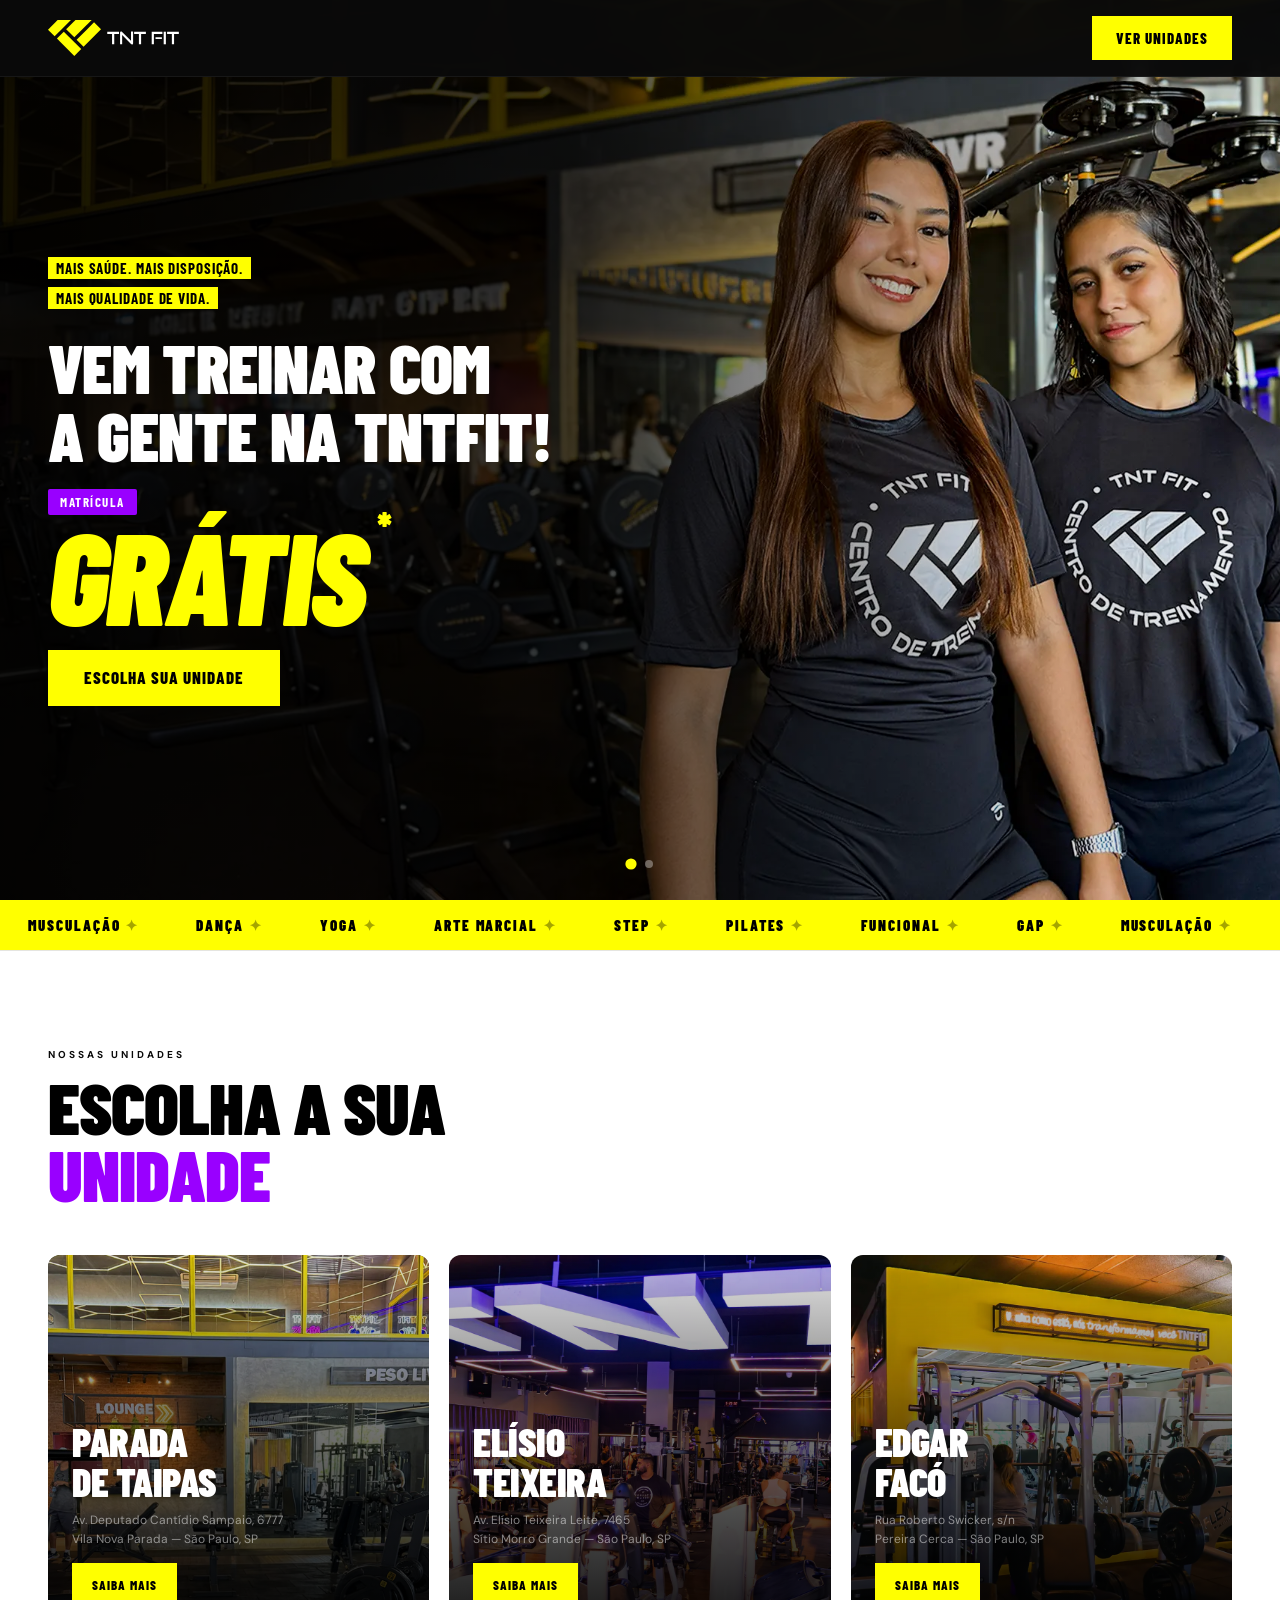
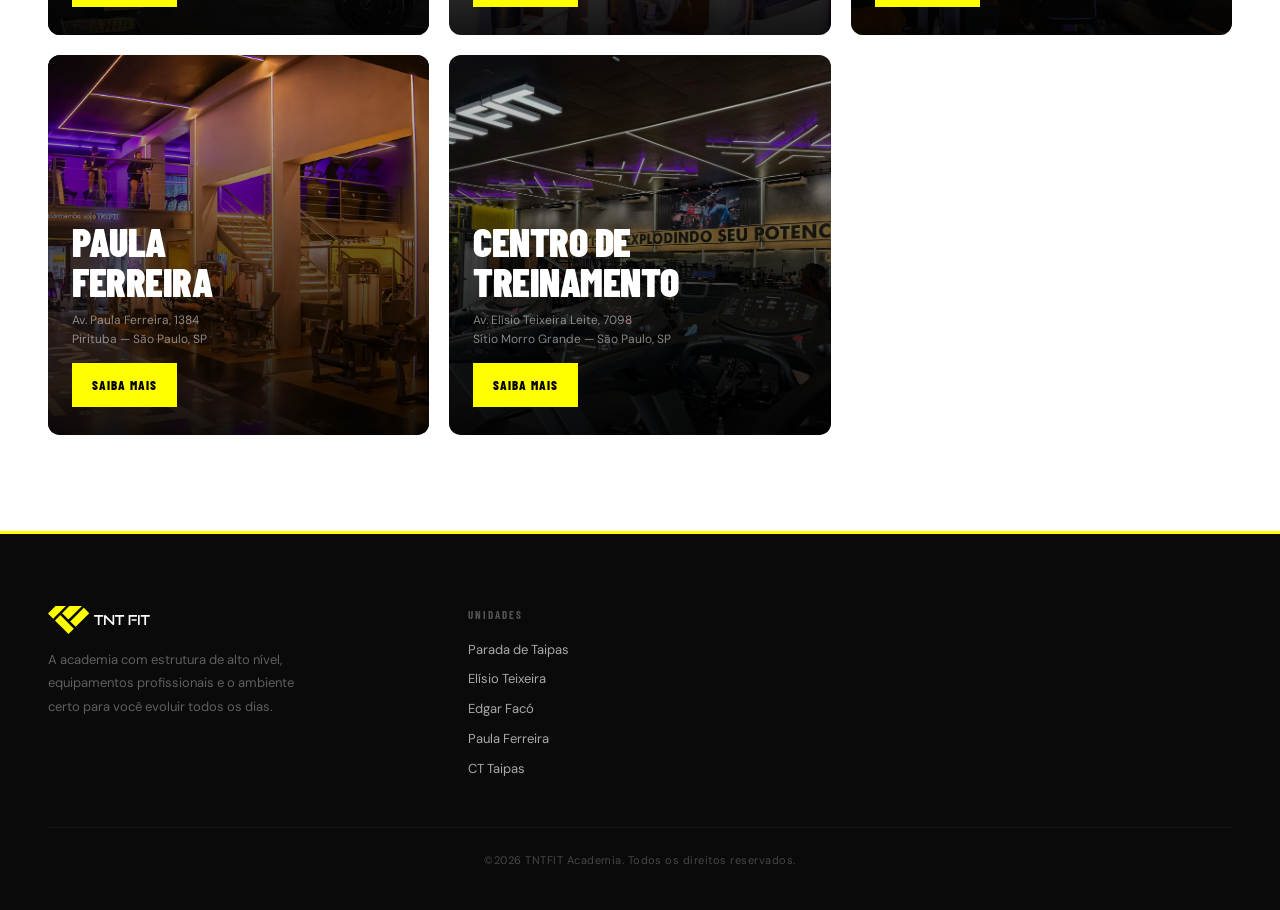
<file: Unidades/index.html>
<!DOCTYPE html>
<html lang="pt-BR">
<head>
  <meta charset="UTF-8">
  <meta name="viewport" content="width=device-width, initial-scale=1.0">
  <title>TNTFIT Academia — Nossas Unidades</title>
  <meta name="description" content="Conheça as unidades da TNTFIT Academia em São Paulo. Estrutura de alto nível, equipamentos profissionais.">

  <link rel="icon" type="image/png" href="assets/img/favicon.png">
  <link rel="preconnect" href="https://fonts.googleapis.com">
  <link href="https://fonts.googleapis.com/css2?family=Barlow+Condensed:wght@700;800;900&family=DM+Sans:wght@400;700&display=swap" rel="stylesheet">
  <link rel="stylesheet" href="assets/css/styles.css?v=1">
</head>
<body>

<!-- ── NAVEGAÇÃO ─────────────────────────────────────────────────────────── -->
<header class="nav">
  <a href="#" class="nav__logo" aria-label="TNTFIT Academia">
    <svg xmlns="http://www.w3.org/2000/svg" viewBox="0 0 667.4 183.62" role="img" aria-label="TNTFIT">
      <g>
        <g>
          <path fill="#fff" d="M326.68,123.88v-52.94h-24.35v-11.21h59.91v11.21h-24.35v52.94h-11.21Z"/>
          <path fill="#fff" d="M378.29,76.94v46.94h-10.68v-58.23c0-4.15,2.21-6.71,5.74-6.71,1.68,0,3.09.62,4.76,2.29l45.26,44.91v-46.94h10.68v58.76c0,4.23-2.29,6.7-5.56,6.7-1.85,0-3.53-.79-5.12-2.38l-45.09-45.35Z"/>
          <path fill="#fff" d="M463.69,123.88v-52.94h-24.35v-11.21h59.91v11.21h-24.35v52.94h-11.21Z"/>
          <path fill="#fff" d="M529.06,123.88V59.74h54.44v11.21h-43.32v52.94h-11.12ZM548.38,97.32v-9.79h32.47v9.79h-32.47Z"/>
          <path fill="#fff" d="M590.11,123.88V59.74h11.21v64.14h-11.21Z"/>
          <path fill="#fff" d="M631.84,123.88v-52.94h-24.35v-11.21h59.91v11.21h-24.35v52.94h-11.21Z"/>
        </g>
        <g>
          <polygon fill="#ff0" points="117.12 0 33.91 83.21 0 49.22 49.21 0 117.12 0"/>
          <polygon fill="#ff0" points="270.43 47.5 181.45 136.51 145.84 100.9 196.26 50.49 197.52 49.23 234.82 11.92 270.43 47.5"/>
          <polygon fill="#ff0" points="169.48 148.47 134.31 183.62 98.73 148.04 45.49 94.79 80.63 59.62 169.48 148.47"/>
          <polygon fill="#ff0" points="222.86 0 134.31 88.55 92.61 47.67 140.23 0 222.86 0"/>
        </g>
      </g>
    </svg>
  </a>
  <a href="#unidades" class="nav__cta">Ver Unidades</a>
</header>

<main>

  <!-- ── HERO ──────────────────────────────────────────────────────────── -->
  <section class="hero" aria-label="Conheça nossas unidades">

    <!-- Slide 1: Promoção Matrícula Grátis -->
    <div class="hero__slide is-active" data-slide="0">
      <div class="hero__bg" style="background-image: url('assets/img/desktop-v3 - 2.webp')"></div>
      <div class="hero__overlay hero__overlay--promo"></div>
      <div class="hero__content">
        <p class="hero__tag">
          <span>Mais Saúde. Mais Disposição.</span><br>
          <span>Mais Qualidade de Vida.</span>
        </p>
        <h1 class="hero__title hero__title--promo">
          Vem Treinar com<br>
          a Gente na TNTFIT!
        </h1>
        <div class="hero__promo">
          <span class="hero__promo-badge">Matrícula</span>
          <div class="hero__promo-price">Grátis<sup>*</sup></div>
        </div>
        <a href="#unidades" class="hero__cta">Escolha sua Unidade</a>
      </div>
    </div>

    <!-- Slide 2: Lobby principal -->
    <div class="hero__slide" data-slide="1">
      <div class="hero__bg" style="background-image: url('assets/img/desktop-v3.webp'); background-position: center 80%;"></div>
      <div class="hero__overlay"></div>
      <div class="hero__content">
        <h1 class="hero__title">
          Treine Melhor,<br>
          <em>Viva Melhor</em><br>
          na TNTFIT
        </h1>
        <p class="hero__desc">
          Descubra a unidade mais próxima de você. Estrutura de alto nível,
          equipamentos profissionais e o ambiente certo para você evoluir todos os dias.
        </p>
        <a href="#unidades" class="hero__cta">Conheça Nossas Unidades</a>
      </div>
    </div>

    <!-- Dots de navegação -->
    <div class="hero__dots" aria-label="Navegação do carrossel">
      <button class="hero__dot is-active" data-slide="0" aria-label="Slide 1"></button>
      <button class="hero__dot" data-slide="1" aria-label="Slide 2"></button>
    </div>

  </section>

  <!-- ── MARQUEE ────────────────────────────────────────────────────────── -->
  <div class="marquee" aria-hidden="true">
    <div class="marquee__track">
      <span class="marquee__item">Musculação <span>✦</span></span>
      <span class="marquee__item">Dança <span>✦</span></span>
      <span class="marquee__item">Yoga <span>✦</span></span>
      <span class="marquee__item">Arte Marcial <span>✦</span></span>
      <span class="marquee__item">Step <span>✦</span></span>
      <span class="marquee__item">Pilates <span>✦</span></span>
      <span class="marquee__item">Funcional <span>✦</span></span>
      <span class="marquee__item">GAP <span>✦</span></span>
      <span class="marquee__item">Musculação <span>✦</span></span>
      <span class="marquee__item">Dança <span>✦</span></span>
      <span class="marquee__item">Yoga <span>✦</span></span>
      <span class="marquee__item">Arte Marcial <span>✦</span></span>
      <span class="marquee__item">Step <span>✦</span></span>
      <span class="marquee__item">Pilates <span>✦</span></span>
      <span class="marquee__item">Funcional <span>✦</span></span>
      <span class="marquee__item">GAP <span>✦</span></span>
      <span class="marquee__item">Musculação <span>✦</span></span>
      <span class="marquee__item">Dança <span>✦</span></span>
      <span class="marquee__item">Yoga <span>✦</span></span>
      <span class="marquee__item">Arte Marcial <span>✦</span></span>
      <span class="marquee__item">Step <span>✦</span></span>
      <span class="marquee__item">Pilates <span>✦</span></span>
      <span class="marquee__item">Funcional <span>✦</span></span>
      <span class="marquee__item">GAP <span>✦</span></span>
      <span class="marquee__item">Musculação <span>✦</span></span>
      <span class="marquee__item">Dança <span>✦</span></span>
      <span class="marquee__item">Yoga <span>✦</span></span>
      <span class="marquee__item">Arte Marcial <span>✦</span></span>
      <span class="marquee__item">Step <span>✦</span></span>
      <span class="marquee__item">Pilates <span>✦</span></span>
      <span class="marquee__item">Funcional <span>✦</span></span>
      <span class="marquee__item">GAP <span>✦</span></span>
    </div>
  </div>

  <!-- ── UNIDADES ───────────────────────────────────────────────────────── -->
  <section class="units" id="unidades" aria-label="Nossas Unidades">
    <header class="units__header reveal">
      <span class="units__label">Nossas Unidades</span>
      <h2 class="units__title">
        Escolha a sua<br>
        <em>Unidade</em>
      </h2>
    </header>

    <div class="units__grid">

      <!-- Parada de Taipas -->
      <a href="../parada-de-taipas/" class="unit-card reveal reveal--d1">
        <div class="unit-card__bg" style="background-image: url('assets/img/parada-de-taipas.webp')"></div>
        <div class="unit-card__fade"></div>
        <div class="unit-card__body">
          <h3 class="unit-card__name">Parada<br>de Taipas</h3>
          <p class="unit-card__address">
            Av. Deputado Cantídio Sampaio, 6777<br>
            Vila Nova Parada — São Paulo, SP
          </p>
          <span class="unit-card__btn">Saiba mais</span>
        </div>
      </a>

      <!-- Elísio Teixeira -->
      <a href="../elisio-texeira/" class="unit-card reveal reveal--d2">
        <div class="unit-card__bg" style="background-image: url('assets/img/elisio.webp')"></div>
        <div class="unit-card__fade"></div>
        <div class="unit-card__body">
          <h3 class="unit-card__name">Elísio<br>Teixeira</h3>
          <p class="unit-card__address">
            Av. Elísio Teixeira Leite, 7465<br>
            Sítio Morro Grande — São Paulo, SP
          </p>
          <span class="unit-card__btn">Saiba mais</span>
        </div>
      </a>

      <!-- Edgar Facó -->
      <a href="../edgar-faco/" class="unit-card reveal reveal--d3">
        <div class="unit-card__bg" style="background-image: url('assets/img/edgar-faco.webp')"></div>
        <div class="unit-card__fade"></div>
        <div class="unit-card__body">
          <h3 class="unit-card__name">Edgar<br>Facó</h3>
          <p class="unit-card__address">
            Rua Roberto Swicker, s/n<br>
            Pereira Cerca — São Paulo, SP
          </p>
          <span class="unit-card__btn">Saiba mais</span>
        </div>
      </a>

      <!-- Paula Ferreira -->
      <a href="../paula-ferreira/" class="unit-card reveal reveal--d4">
        <div class="unit-card__bg" style="background-image: url('assets/img/paula-ferreira.webp')"></div>
        <div class="unit-card__fade"></div>
        <div class="unit-card__body">
          <h3 class="unit-card__name">Paula<br>Ferreira</h3>
          <p class="unit-card__address">
            Av. Paula Ferreira, 1384<br>
            Pirituba — São Paulo, SP
          </p>
          <span class="unit-card__btn">Saiba mais</span>
        </div>
      </a>

      <!-- CT Taipas -->
      <a href="../centro-de-treinamento-tntfit/" class="unit-card reveal reveal--d5">
        <div class="unit-card__bg" style="background-image: url('assets/img/ct.webp')"></div>
        <div class="unit-card__fade"></div>
        <div class="unit-card__body">
          <h3 class="unit-card__name">Centro de<br>Treinamento</h3>
          <p class="unit-card__address">
            Av. Elísio Teixeira Leite, 7098<br>
            Sítio Morro Grande — São Paulo, SP
          </p>
          <span class="unit-card__btn">Saiba mais</span>
        </div>
      </a>

    </div>
  </section>

</main>

<!-- ── RODAPÉ ─────────────────────────────────────────────────────────────── -->
<footer class="footer">
  <div class="footer__top">

    <div class="footer__brand">
      <div class="footer__brand-logo">
        <svg xmlns="http://www.w3.org/2000/svg" viewBox="0 0 667.4 183.62" role="img" aria-label="TNTFIT">
          <g>
            <g>
              <path fill="#fff" d="M326.68,123.88v-52.94h-24.35v-11.21h59.91v11.21h-24.35v52.94h-11.21Z"/>
              <path fill="#fff" d="M378.29,76.94v46.94h-10.68v-58.23c0-4.15,2.21-6.71,5.74-6.71,1.68,0,3.09.62,4.76,2.29l45.26,44.91v-46.94h10.68v58.76c0,4.23-2.29,6.7-5.56,6.7-1.85,0-3.53-.79-5.12-2.38l-45.09-45.35Z"/>
              <path fill="#fff" d="M463.69,123.88v-52.94h-24.35v-11.21h59.91v11.21h-24.35v52.94h-11.21Z"/>
              <path fill="#fff" d="M529.06,123.88V59.74h54.44v11.21h-43.32v52.94h-11.12ZM548.38,97.32v-9.79h32.47v9.79h-32.47Z"/>
              <path fill="#fff" d="M590.11,123.88V59.74h11.21v64.14h-11.21Z"/>
              <path fill="#fff" d="M631.84,123.88v-52.94h-24.35v-11.21h59.91v11.21h-24.35v52.94h-11.21Z"/>
            </g>
            <g>
              <polygon fill="#ff0" points="117.12 0 33.91 83.21 0 49.22 49.21 0 117.12 0"/>
              <polygon fill="#ff0" points="270.43 47.5 181.45 136.51 145.84 100.9 196.26 50.49 197.52 49.23 234.82 11.92 270.43 47.5"/>
              <polygon fill="#ff0" points="169.48 148.47 134.31 183.62 98.73 148.04 45.49 94.79 80.63 59.62 169.48 148.47"/>
              <polygon fill="#ff0" points="222.86 0 134.31 88.55 92.61 47.67 140.23 0 222.86 0"/>
            </g>
          </g>
        </svg>
      </div>
      <p class="footer__brand-tagline">
        A academia com estrutura de alto nível,<br>
        equipamentos profissionais e o ambiente<br>
        certo para você evoluir todos os dias.
      </p>
    </div>

    <nav class="footer__links" aria-label="Links das unidades">
      <h3 class="footer__links-title">Unidades</h3>
      <a href="../parada-de-taipas/">Parada de Taipas</a>
      <a href="../elisio-texeira/">Elísio Teixeira</a>
      <a href="../edgar-faco/">Edgar Facó</a>
      <a href="../paula-ferreira/">Paula Ferreira</a>
      <a href="../centro-de-treinamento-tntfit/">CT Taipas</a>
    </nav>

  </div>

  <div class="footer__bottom">
    <span class="footer__copyright">
      &copy;2026 TNTFIT Academia. Todos os direitos reservados.
    </span>
  </div>
</footer>

<!-- ── SCRIPTS ────────────────────────────────────────────────────────────── -->
<script>
  // Scroll reveal
  const revealObserver = new IntersectionObserver(
    (entries) => {
      entries.forEach((entry) => {
        if (entry.isIntersecting) {
          entry.target.classList.add('is-visible');
          revealObserver.unobserve(entry.target);
        }
      });
    },
    { threshold: 0.12 }
  );
  document.querySelectorAll('.reveal').forEach((el) => revealObserver.observe(el));

  // Hero carousel
  (function () {
    const slides = document.querySelectorAll('.hero__slide');
    const dots   = document.querySelectorAll('.hero__dot');
    let current  = 0;
    let timer;

    function goTo(index) {
      slides[current].classList.remove('is-active');
      dots[current].classList.remove('is-active');
      current = index;
      slides[current].classList.add('is-active');
      dots[current].classList.add('is-active');
    }

    function startTimer() {
      timer = setInterval(() => goTo((current + 1) % slides.length), 6000);
    }

    dots.forEach((dot) => {
      dot.addEventListener('click', () => {
        clearInterval(timer);
        goTo(parseInt(dot.dataset.slide, 10));
        startTimer();
      });
    });

    startTimer();
  })();
</script>

</body>
</html>
</file>
<file: Unidades/assets/css/styles.css>
/* ==========================================================================
   TNTFIT — Lobby de Unidades
   Baseado no design Figma: h0eNmwUnfNBC9k8QU06mYl
   ========================================================================== */

/* ── TOKENS ─────────────────────────────────────────────────────────────── */

:root {
  --yellow:   #FFFF00;
  --black:    #0A0A0A;
  --purple:   #9900FF;
  --border:   #E5E5E0;
  --card-bg:  #1A1A1A;
  --hero-bg:  #111111;

  --font-display: 'Barlow Condensed', sans-serif;
  --font-body:    'DM Sans', sans-serif;
}

/* ── RESET ───────────────────────────────────────────────────────────────── */

*, *::before, *::after {
  box-sizing: border-box;
  margin: 0;
  padding: 0;
}

html { scroll-behavior: smooth }

body {
  font-family: var(--font-body);
  font-weight: 400;
  background: var(--black);
  color: var(--black);
  overflow-x: hidden;
  line-height: 1.6;
}

a { color: inherit; text-decoration: none }
img { display: block; max-width: 100% }

/* ── NAV ─────────────────────────────────────────────────────────────────── */

.nav {
  position: fixed;
  inset-block-start: 0;
  inset-inline: 0;
  z-index: 100;
  height: 77px;
  display: flex;
  align-items: center;
  justify-content: space-between;
  padding-inline: 24px;
  background: rgba(10, 10, 10, 0.96);
  backdrop-filter: blur(20px);
  border-bottom: 1px solid rgba(255, 255, 255, 0.06);
}

.nav__logo svg {
  height: 32px;
  width: auto;
  display: block;
}

.nav__cta {
  background: var(--yellow);
  color: #000;
  padding: 10px 20px;
  font-family: var(--font-display);
  font-size: 14px;
  font-weight: 800;
  letter-spacing: 1px;
  text-transform: uppercase;
  transition: background 0.2s;
  white-space: nowrap;
}

.nav__cta:hover { background: #fff }

@media (min-width: 768px) {
  .nav { padding-inline: 48px }
  .nav__logo svg { height: 36px }
  .nav__cta { font-size: 15px; padding: 10px 24px }
}

/* ── HERO ────────────────────────────────────────────────────────────────── */

.hero {
  position: relative;
  min-height: 100vh;
  overflow: hidden;
}

/* Slides */

.hero__slide {
  position: absolute;
  inset: 0;
  display: flex;
  align-items: center;
  opacity: 0;
  z-index: 1;
  transition: opacity 0.9s ease;
  pointer-events: none;
}

.hero__slide.is-active {
  opacity: 1;
  z-index: 2;
  pointer-events: auto;
}

.hero__bg {
  position: absolute;
  inset: 0;
  background-size: cover;
  background-position: center: 80%;
}

.hero__overlay {
  position: absolute;
  inset: 0;
  background: linear-gradient(
    113deg,
    rgba(0, 0, 0, 0.92) 0%,
    rgba(0, 0, 0, 0.70) 50%,
    rgba(0, 0, 0, 0.30) 100%
  );
}

.hero__overlay--promo {
  background: linear-gradient(
    90deg,
    rgba(0, 0, 0, 0.92) 0%,
    rgba(0, 0, 0, 0.75) 45%,
    rgba(0, 0, 0, 0.18) 75%,
    rgba(0, 0, 0, 0.04) 100%
  );
}

.hero__content {
  position: relative;
  z-index: 2;
  width: 100%;
  max-width: 760px;
  padding: 120px 24px 64px;
  display: flex;
  flex-direction: column;
  gap: 20px;
}

/* Titles */

.hero__title {
  font-family: var(--font-display);
  font-size: clamp(52px, 12vw, 100px);
  font-weight: 900;
  line-height: 0.92;
  letter-spacing: -0.01em;
  text-transform: uppercase;
  color: #fff;
}

.hero__title em {
  color: var(--yellow);
  font-style: normal;
}

.hero__title--promo {
  font-size: clamp(34px, 7vw, 68px);
  line-height: 1;
}

/* Tag highlight (slide 1) */

.hero__tag {
  display: block;
  line-height: 1.85;
}

.hero__tag span {
  font-family: var(--font-display);
  font-size: clamp(12px, 1.6vw, 15px);
  font-weight: 700;
  text-transform: uppercase;
  letter-spacing: 0.06em;
  background: var(--yellow);
  color: #000;
  display: inline;
  padding: 2px 8px;
  -webkit-box-decoration-break: clone;
  box-decoration-break: clone;
}

/* Promo price block (slide 1) */

.hero__promo {
  display: flex;
  flex-direction: column;
  gap: 4px;
}

.hero__promo-badge {
  display: inline-flex;
  align-items: center;
  height: 26px;
  padding-inline: 12px;
  background: var(--purple);
  color: #fff;
  font-family: var(--font-display);
  font-size: 13px;
  font-weight: 700;
  letter-spacing: 0.12em;
  text-transform: uppercase;
  width: fit-content;
  border-radius: 2px;
}

.hero__promo-price {
  font-family: var(--font-display);
  font-size: clamp(72px, 14vw, 130px);
  font-weight: 900;
  color: var(--yellow);
  font-style: italic;
  line-height: 0.85;
  text-transform: uppercase;
  letter-spacing: -0.02em;
}

.hero__promo-price sup {
  font-size: 0.32em;
  position: relative;
  top: -2em;
  left: 0.3em;
  font-style: normal;
  vertical-align: baseline;
}

/* Description (slide 2) */

.hero__desc {
  font-size: 15px;
  line-height: 1.75;
  color: rgba(255, 255, 255, 0.65);
  max-width: 440px;
  padding-bottom: 16px;
}

/* CTA button */

.hero__cta {
  display: inline-flex;
  align-items: center;
  height: 56px;
  padding-inline: 36px;
  background: var(--yellow);
  color: #000;
  font-family: var(--font-display);
  font-size: 17px;
  font-weight: 800;
  letter-spacing: 0.06em;
  text-transform: uppercase;
  transition: background 0.2s;
  width: fit-content;
}

.hero__cta:hover { background: #fff }

/* Navigation dots */

.hero__dots {
  position: absolute;
  bottom: 32px;
  left: 50%;
  transform: translateX(-50%);
  z-index: 10;
  display: flex;
  gap: 10px;
}

.hero__dot {
  width: 8px;
  height: 8px;
  border-radius: 50%;
  background: rgba(255, 255, 255, 0.35);
  border: none;
  cursor: pointer;
  padding: 0;
  transition: background 0.3s, transform 0.3s;
}

.hero__dot.is-active {
  background: var(--yellow);
  transform: scale(1.4);
}

@media (min-width: 768px) {
  .hero__content { padding: 140px 48px 80px }
}

/* ── MARQUEE ─────────────────────────────────────────────────────────────── */

.marquee {
  background: var(--yellow);
  overflow: hidden;
  padding-block: 13px;
}

.marquee__track {
  display: flex;
  width: max-content;
  animation: scroll-marquee 28s linear infinite;
}

@keyframes scroll-marquee {
  to { transform: translateX(-50%) }
}

.marquee__item {
  font-family: var(--font-display);
  font-size: 15px;
  font-weight: 900;
  text-transform: uppercase;
  letter-spacing: 0.13em;
  color: #000;
  padding-inline: 28px;
  white-space: nowrap;
}

.marquee__item span { opacity: 0.35 }

/* ── UNITS SECTION ───────────────────────────────────────────────────────── */

.units {
  background: #fff;
  padding: 80px 24px;
  border-top: 1px solid var(--border);
}

.units__header {
  margin-bottom: 48px;
}

.units__label {
  display: block;
  font-family: var(--font-body);
  font-size: 10px;
  font-weight: 700;
  letter-spacing: 0.3em;
  text-transform: uppercase;
  color: var(--black);
  margin-bottom: 10px;
}

.units__title {
  font-family: var(--font-display);
  font-size: clamp(40px, 7vw, 72px);
  font-weight: 900;
  line-height: 0.93;
  letter-spacing: -0.014em;
  text-transform: uppercase;
  color: #000;
}

.units__title em {
  color: var(--purple);
  font-style: normal;
}

/* ── GRID ── */

.units__grid {
  display: grid;
  grid-template-columns: 1fr;
  gap: 16px;
}

@media (min-width: 600px) {
  .units__grid { grid-template-columns: repeat(2, 1fr) }
}

@media (min-width: 1024px) {
  .units__grid { grid-template-columns: repeat(3, 1fr); gap: 20px }
}

@media (min-width: 1400px) {
  .units__grid { grid-template-columns: repeat(5, 1fr); gap: 22px }
}

@media (min-width: 768px) {
  .units { padding: 96px 48px }
}

/* ── UNIT CARD ── */

.unit-card {
  position: relative;
  height: 380px;
  border-radius: 12px;
  overflow: hidden;
  display: flex;
  flex-direction: column;
  justify-content: flex-end;
  cursor: pointer;
  transition: transform 0.3s ease;
}

.unit-card:hover { transform: translateY(-4px) }

.unit-card__bg {
  position: absolute;
  inset: 0;
  background-color: var(--card-bg);
  background-size: cover;
  background-position: center;
  transition: transform 0.5s ease;
}

.unit-card:hover .unit-card__bg { transform: scale(1.04) }

.unit-card__fade {
  position: absolute;
  inset: 0;
  background: linear-gradient(
    0deg,
    rgba(0, 0, 0, 0.92) 0%,
    rgba(0, 0, 0, 0.55) 55%,
    rgba(0, 0, 0, 0.10) 100%
  );
}

.unit-card__body {
  position: relative;
  z-index: 2;
  padding: 24px 24px 28px;
  display: flex;
  flex-direction: column;
  gap: 10px;
}

.unit-card__name {
  font-family: var(--font-display);
  font-size: 40px;
  font-weight: 900;
  line-height: 1;
  letter-spacing: -0.0125em;
  text-transform: uppercase;
  color: #fff;
}

.unit-card__address {
  font-family: var(--font-body);
  font-size: 12px;
  line-height: 1.6;
  color: rgba(255, 255, 255, 0.5);
}

.unit-card__btn {
  display: inline-flex;
  align-items: center;
  height: 44px;
  padding-inline: 20px;
  margin-top: 4px;
  background: var(--yellow);
  color: #000;
  font-family: var(--font-display);
  font-size: 13px;
  font-weight: 800;
  letter-spacing: 0.077em;
  text-transform: uppercase;
  width: fit-content;
  transition: background 0.2s;
}

.unit-card__btn:hover { background: #fff }

/* ── FOOTER ──────────────────────────────────────────────────────────────── */

.footer {
  background: var(--black);
  border-top: 3px solid var(--yellow);
  padding: 72px 24px 40px;
  display: flex;
  flex-direction: column;
  gap: 48px;
}

/* Top row: brand + links */
.footer__top {
  display: flex;
  flex-direction: column;
  gap: 40px;
}

.footer__brand-logo svg {
  height: 28px;
  width: auto;
  display: block;
  margin-bottom: 14px;
}

.footer__brand-tagline {
  font-size: 13px;
  line-height: 1.8;
  color: rgba(255, 255, 255, 0.35);
  max-width: 280px;
}

.footer__links {
  display: flex;
  flex-direction: column;
  gap: 9px;
}

.footer__links-title {
  font-family: var(--font-display);
  font-size: 11px;
  font-weight: 700;
  letter-spacing: 0.18em;
  text-transform: uppercase;
  color: rgba(255, 255, 255, 0.3);
  margin-bottom: 7px;
}

.footer__links a {
  font-size: 13px;
  line-height: 1.6;
  color: rgba(255, 255, 255, 0.65);
  transition: color 0.2s;
}

.footer__links a:hover { color: var(--yellow) }

/* Bottom row: copyright */
.footer__bottom {
  display: flex;
  justify-content: center;
  align-items: center;
  padding-top: 24px;
  border-top: 1px solid rgba(255, 255, 255, 0.06);
}

.footer__copyright {
  font-size: 11px;
  letter-spacing: 0.045em;
  color: rgba(255, 255, 255, 0.25);
}

@media (min-width: 768px) {
  .footer { padding: 72px 48px 40px }

  .footer__top {
    flex-direction: row;
    align-items: flex-start;
    gap: 80px;
  }

  .footer__brand { flex: 1; max-width: 340px }

  .footer__links { align-items: flex-start }
}

/* ── SCROLL REVEAL ───────────────────────────────────────────────────────── */

.reveal {
  opacity: 0;
  transform: translateY(24px);
  transition:
    opacity  0.75s cubic-bezier(0.16, 1, 0.3, 1),
    transform 0.75s cubic-bezier(0.16, 1, 0.3, 1);
}

.reveal.is-visible { opacity: 1; transform: none }

.reveal--d1 { transition-delay: 0.06s }
.reveal--d2 { transition-delay: 0.12s }
.reveal--d3 { transition-delay: 0.18s }
.reveal--d4 { transition-delay: 0.24s }
.reveal--d5 { transition-delay: 0.30s }
</file>
